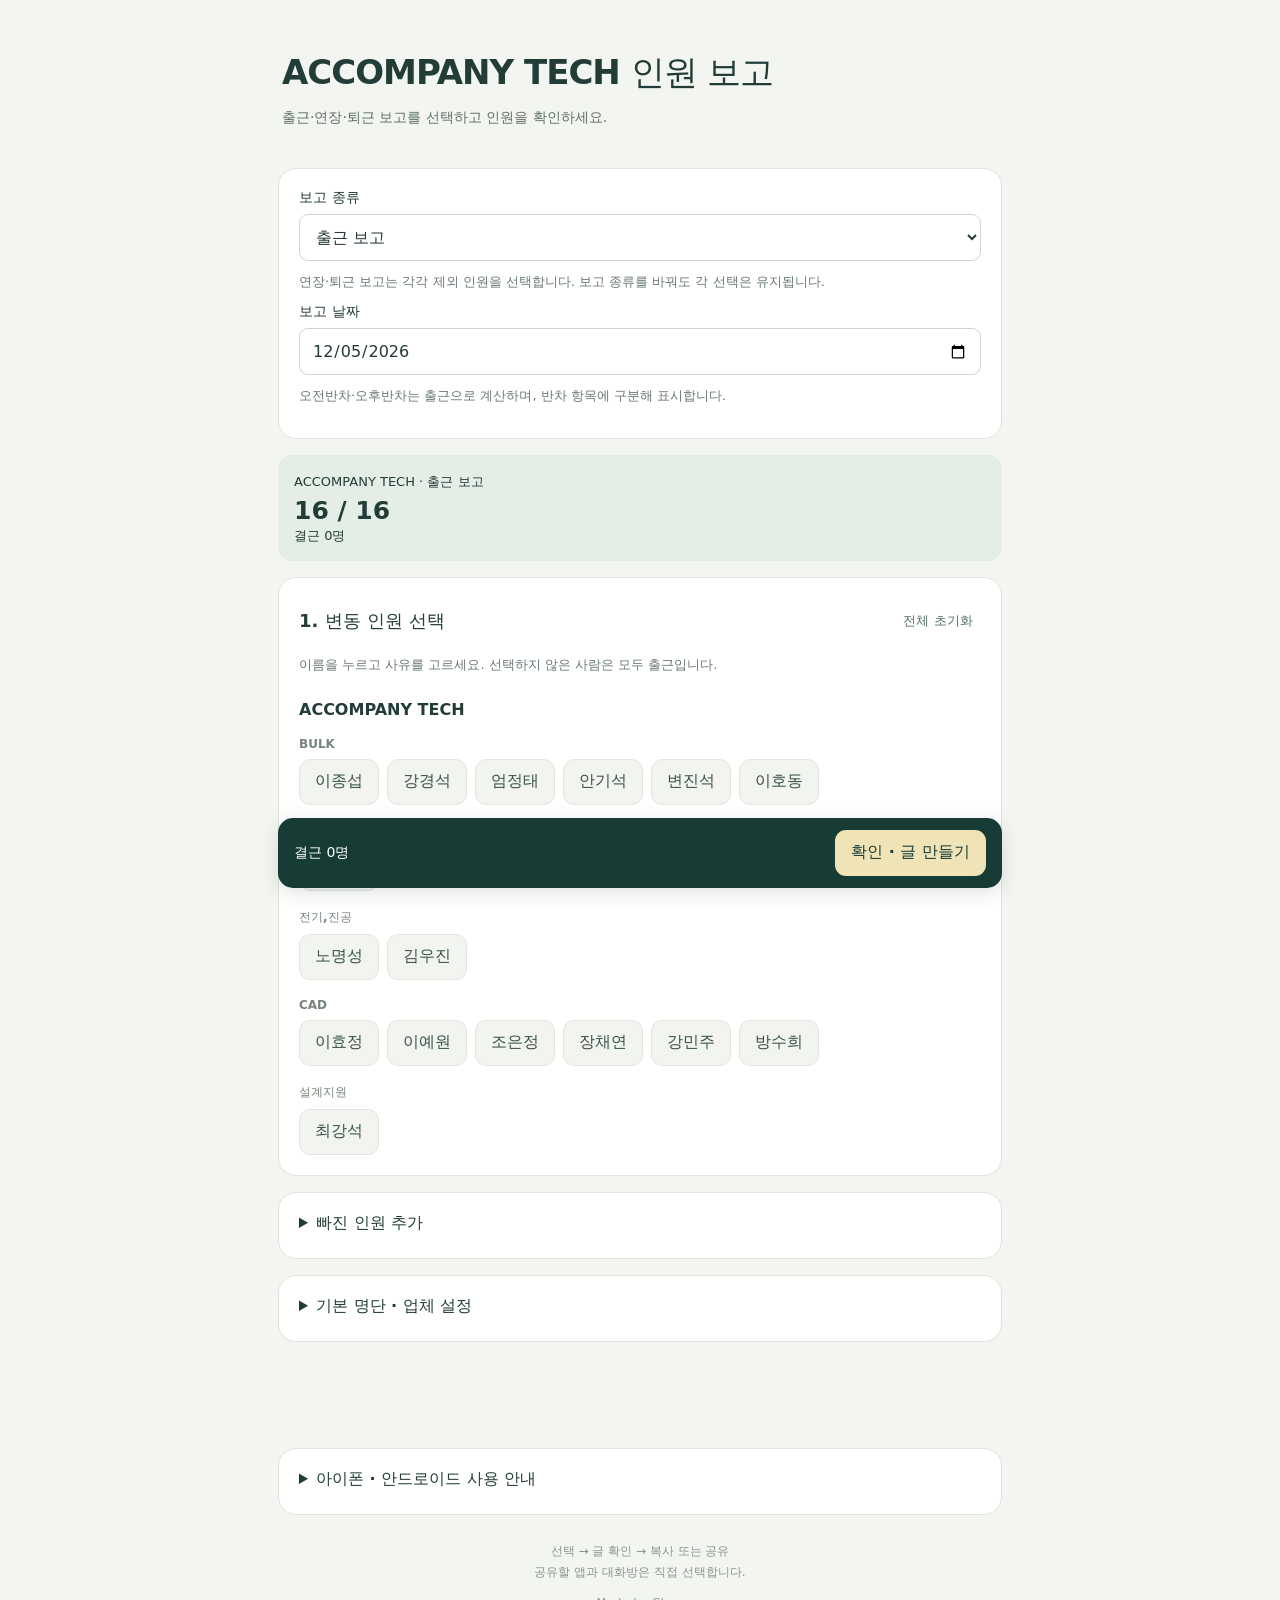
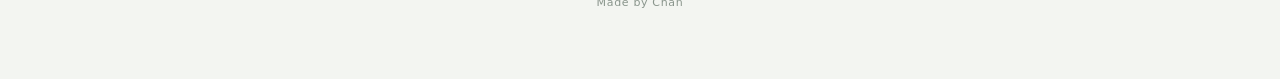
<file: index.html>
<!doctype html>
<html lang="ko"><head><meta charset="utf-8"><meta name="viewport" content="width=device-width,initial-scale=1,viewport-fit=cover"><meta name="color-scheme" content="light"><meta name="theme-color" content="#f3f5f1"><title>ACCOMPANY TECH 인원 보고</title><style>html,body{background:#f3f5f1;color:#223c38;color-scheme:only light}#startup{margin:16px 0;padding:16px;border:1px solid #d6b477;border-radius:12px;background:#fff5df;color:#634711;font:15px/1.7 system-ui,sans-serif}#startup a{display:inline-block;margin-top:8px;color:#194f43;text-decoration:underline}[hidden]{display:none!important}</style><link rel="stylesheet" href="style.css"><link rel="stylesheet" href="extras.css"></head>
<body><main>
<header><h1>ACCOMPANY TECH 인원 보고</h1><p>출근·연장·퇴근 보고를 선택하고 인원을 확인하세요.</p></header>
<aside id="startup" role="status" aria-live="polite"><span id="startup-message">명단을 준비하고 있습니다. 오래 멈춰 있으면 다시 열기를 눌러주세요.</span><br><a id="startup-retry" href="?reload=1">다시 열기</a></aside>
<noscript><p>보고서를 작성하려면 브라우저의 JavaScript 실행을 허용한 뒤 다시 열어주세요.</p></noscript>
<script src="startup.js"></script>
<div id="notice" class="notice" role="status" hidden></div>
<section class="date-card"><label for="report-type">보고 종류</label><select id="report-type"><option value="출근 보고">출근 보고</option><option value="연장 보고">연장 보고</option><option value="퇴근 보고">퇴근 보고</option></select><p class="hint">연장·퇴근 보고는 각각 제외 인원을 선택합니다. 보고 종류를 바꿔도 각 선택은 유지됩니다.</p><label for="date">보고 날짜</label><input id="date" type="date" required><p class="hint">오전반차·오후반차는 출근으로 계산하며, 반차 항목에 구분해 표시합니다.</p></section>
<div id="totals" class="totals" aria-live="polite"></div>
<section><div class="section-head"><h2 id="roster-title">1. 변동 인원 선택</h2><button id="reset" class="text-button">선택 초기화</button></div><p id="roster-help" class="hint">이름을 누르고 사유를 고르세요. 선택하지 않은 사람은 모두 출근입니다.</p><button id="copy-overtime" type="button" class="secondary" hidden>연장 보고 인원 가져오기</button><div id="roster"></div></section>
<details><summary>빠진 인원 추가</summary><form id="add-form"><div class="two"><div><label for="add-org">소속</label><select id="add-org"><option value="partner">ACCOMPANY TECH</option></select></div><div><label for="add-group">파트</label><select id="add-group"></select></div></div><label for="add-name">이름</label><input id="add-name" required maxlength="30" placeholder="이름 입력"><label class="check"><input id="add-new" type="checkbox">오늘 신규 입사자입니다</label><button type="submit" class="secondary">오늘 명단에 추가</button><p class="hint">오늘만 추가됩니다. 이후에도 포함하려면 아래 기본 명단에도 등록하세요.</p></form><div id="extra-list"></div></details>
<details id="settings"><summary>기본 명단 · 업체 설정</summary><p class="hint">파트 : 이름 이름 형식입니다. 변경 후 저장하세요. 퇴사자는 이름을 선택한 뒤 사유를 ‘퇴사’로 바꾸고 ‘퇴사 처리’를 누르면 오늘 보고에는 퇴사자로 남고 다음 보고부터 기본 명단에서 제외됩니다.</p><label for="company">업체명</label><input id="company"><label for="partner">기본 명단</label><textarea id="partner" rows="9"></textarea><p class="hint">2026년 10월 20일 기준: ACCOMPANY TECH 16명입니다.</p><button id="save" class="secondary">기본 설정 저장</button><p class="hint">기본 설정만 이 브라우저에 저장합니다. 매일의 출근 상태, 보고별 제외 인원과 완성 글은 저장하지 않습니다. 페이지를 다시 열면 출근 보고·전원 출근으로 시작합니다.</p></details>
<div class="confirm-bar"><span id="selection-count">결근 0명</span><button id="generate">확인 · 글 만들기</button></div>
<section id="result" hidden><div class="section-head"><h2>2. 완성 글 확인</h2><span class="badge">직접 수정 가능</span></div><p id="stale" class="notice" hidden>명단이나 날짜가 변경되었습니다. ‘확인 · 글 만들기’를 다시 눌러주세요.</p><label for="output" class="hint">수정 내용까지 그대로 복사·공유됩니다.</label><textarea id="output" rows="24"></textarea><div id="share-feedback" class="notice" hidden><p id="share-message" role="status" aria-live="polite"></p><button id="share-copy" type="button" class="secondary">복사해서 카카오톡에 붙여넣기</button><p class="hint">앱에서 공유창을 지원하지 않으면 복사를 이용하세요. 공유 메뉴는 Chrome에서 다시 시도할 수 있습니다.</p></div><div class="actions"><button id="copy">텍스트 복사</button><button id="share" class="kakao">공유하기</button></div><p id="share-help" class="hint">휴대폰 공유 메뉴에서 카카오톡을 선택하세요. 카카오톡이 보이지 않으면 복사 후 붙여넣으세요.</p><div id="status" role="status" aria-live="polite"></div></section>
<details><summary>아이폰 · 안드로이드 사용 안내</summary><p class="hint">이 주소를 아이폰 Safari 또는 안드로이드 Chrome·삼성 인터넷에서 열어 사용하세요. 카카오톡 안에서 열었을 때 복사나 공유가 안 되면 휴대폰 기본 브라우저에서 다시 열어주세요.</p><p class="hint">자주 사용하면 브라우저 메뉴의 홈 화면 추가 기능으로 바로가기를 만들 수 있습니다. 기본 명단은 브라우저별로 저장되므로 같은 브라우저를 계속 사용하세요.</p></details>
<footer>선택 → 글 확인 → 복사 또는 공유<br>공유할 앱과 대화방은 직접 선택합니다.<small>Made by Chan</small></footer>
</main><script src="roster.js"></script><script src="app.js"></script></body></html>
</file>
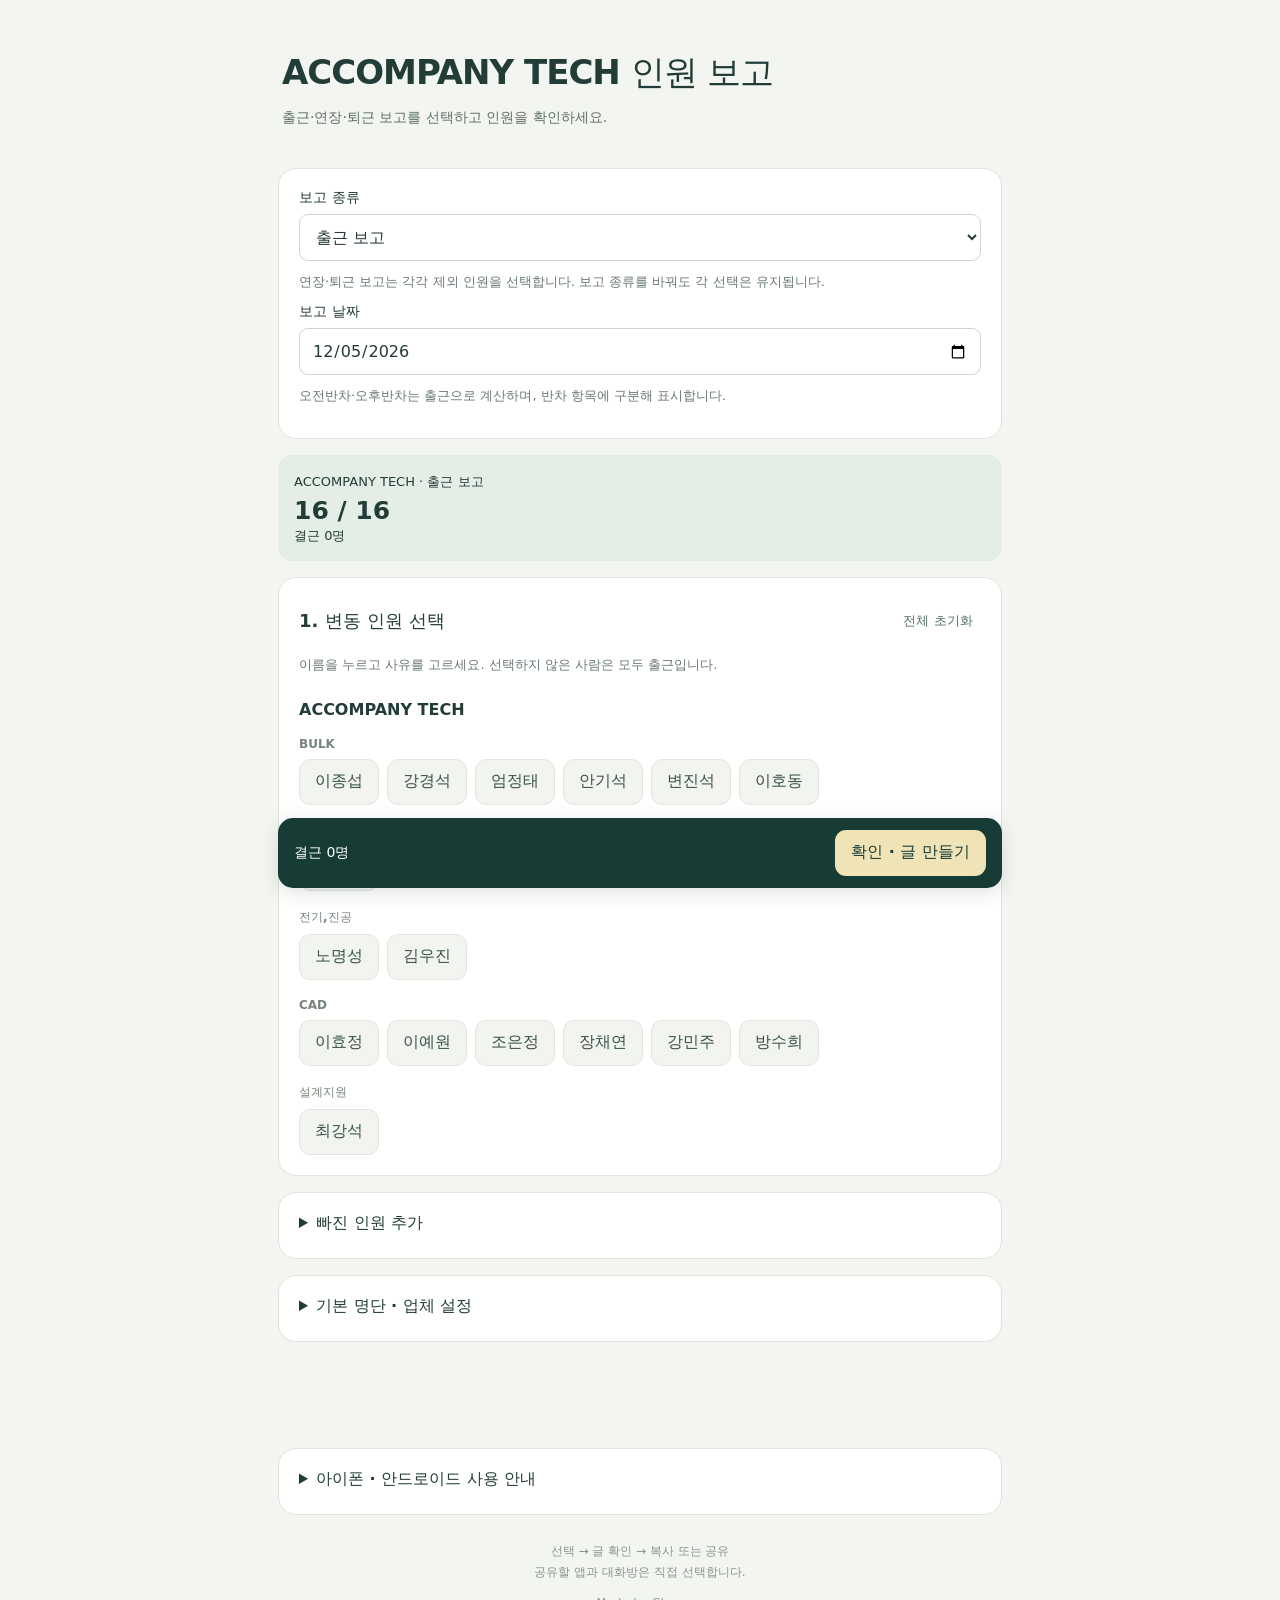
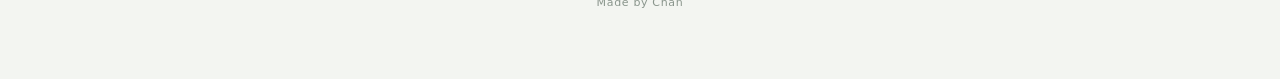
<file: docs/index.html>
<!doctype html>
<html lang="ko"><head><meta charset="utf-8"><meta name="viewport" content="width=device-width,initial-scale=1,viewport-fit=cover"><meta name="color-scheme" content="light"><meta name="theme-color" content="#f3f5f1"><title>ACCOMPANY TECH 인원 보고</title><style>html,body{background:#f3f5f1;color:#223c38;color-scheme:only light}#startup{margin:16px 0;padding:16px;border:1px solid #d6b477;border-radius:12px;background:#fff5df;color:#634711;font:15px/1.7 system-ui,sans-serif}#startup a{display:inline-block;margin-top:8px;color:#194f43;text-decoration:underline}[hidden]{display:none!important}</style><style>:root{font-family:system-ui,-apple-system,'Malgun Gothic',sans-serif;color:#223c38;background:#f3f5f1;font-synthesis:none}*{box-sizing:border-box}body{margin:0}main{max-width:760px;margin:auto;padding:30px 18px 40px}header{padding:10px 4px 14px}.eyebrow{font-size:11px;letter-spacing:2px;color:#58746c;font-weight:700}h1{font-size:clamp(25px,5vw,34px);letter-spacing:-1px;margin:10px 0}p{line-height:1.6;margin:10px 0}header p{color:#5e7069;font-size:14px}section,details{background:white;border:1px solid #dde5dd;border-radius:18px;padding:20px;margin-top:16px}h2{font-size:18px;margin:0}h3{font-size:16px;margin:24px 0 12px}.hint{color:#697970;font-size:13px;line-height:1.7}.date-card label{margin-top:0}.totals{display:grid;grid-template-columns:1fr;gap:12px;margin-top:16px}.total{background:#e5eee6;border-radius:14px;padding:16px}.total strong{display:block;font-size:25px;margin-top:5px}.total span{font-size:13px}.section-head{display:flex;align-items:center;justify-content:space-between;gap:8px}button,input,select,textarea{font:inherit}button{border:0;border-radius:11px;min-height:46px;padding:11px 16px;background:#214f43;color:white;font-weight:650;cursor:pointer}button:disabled{opacity:.4;cursor:default}button:focus-visible,input:focus-visible,textarea:focus-visible,select:focus-visible,summary:focus-visible{outline:3px solid #c08028;outline-offset:3px}button.secondary{background:#e8efe8;color:#254738}.text-button{background:transparent;color:#527268;font-size:13px;padding:8px}.group-label{margin:18px 0 8px;font-size:12px;font-weight:700;color:#778479}.names{display:flex;flex-wrap:wrap;gap:8px}.person{background:#f1f4ef;border:1px solid #e1e7de;color:#385344;padding:9px 15px;min-width:73px}.person[aria-pressed=true]{background:#fff0dd;border-color:#cb954a;color:#805615}.absence{margin-top:10px;border-left:3px solid #d9ad68;padding:8px 12px;background:#fffaf3;border-radius:5px}.absence label{font-size:13px;margin-top:3px}.absence select{margin:6px 0}.absence input{margin-top:6px}label{display:block;margin:16px 0 7px;font-size:14px;font-weight:600}input:not([type=checkbox]),select,textarea{display:block;width:100%;min-width:0;max-width:100%;border:1px solid #cbd7cd;border-radius:9px;background:white;color:#273c30;padding:12px;font-size:16px}textarea{resize:vertical;line-height:1.65;font-size:16px}.check{display:flex;align-items:center;gap:9px;line-height:1.5}.check input{width:20px;height:20px}.two{display:grid;grid-template-columns:1fr 1fr;gap:12px}summary{font-weight:650;cursor:pointer;min-height:25px}.confirm-bar{position:sticky;bottom:max(12px,env(safe-area-inset-bottom));z-index:1;display:flex;align-items:center;justify-content:space-between;gap:10px;background:#173c36;color:white;margin-top:20px;border-radius:15px;padding:12px 16px;box-shadow:0 5px 20px #14281b22}.confirm-bar span{font-size:14px}.confirm-bar button{background:#f0e4b7;color:#173c36}.actions{display:grid;grid-template-columns:1fr 1fr;gap:10px;margin-top:16px}.kakao{background:#fee500;color:#30291b}.notice{padding:13px 16px;background:#fff1d9;color:#755217;border-radius:12px;font-size:13px;line-height:1.7}.badge{font-size:11px;color:#5c7968;white-space:nowrap}#status{font-size:14px;line-height:1.6;color:#215c45;margin-top:12px}footer{text-align:center;color:#89958c;font-size:12px;line-height:1.8;padding:26px 0}#extra-list button{margin-left:8px;background:transparent;color:#8e493c;font-size:13px}#extra-list p{font-size:13px}#result{scroll-margin-top:12px}#output{min-height:420px}[hidden]{display:none!important}@media(max-width:390px){main{padding:20px 12px 30px}section,details{padding:16px}.person{min-width:67px;padding:9px 12px}.confirm-bar{padding:10px}.confirm-bar span{font-size:12px}}
</style><style>footer small {
  display: block;
  margin-top: 9px;
  font-size: 11px;
  letter-spacing: .06em;
}

.danger {
  background: #9c3f32;
}

.person.retired {
  background: #f2e9e7;
  border-color: #d8b8b2;
  color: #7d4138;
}

.absence button {
  width: 100%;
  margin-top: 10px;
}
</style></head>
<body><main>
<header><h1>ACCOMPANY TECH 인원 보고</h1><p>출근·연장·퇴근 보고를 선택하고 인원을 확인하세요.</p></header>
<aside id="startup" role="status" aria-live="polite"><span id="startup-message">명단을 준비하고 있습니다. 오래 멈춰 있으면 다시 열기를 눌러주세요.</span><br><a id="startup-retry" href="?reload=1">다시 열기</a></aside>
<noscript><p>보고서를 작성하려면 브라우저의 JavaScript 실행을 허용한 뒤 다시 열어주세요.</p></noscript>
<script>// This guard intentionally uses basic syntax so it can report application parse errors.
(function () {
  var panel = document.getElementById('startup');
  var message = document.getElementById('startup-message');
  var retry = document.getElementById('startup-retry');
  var initialized = false;
  var deadline;
  function retryURL() {
    var url = new URL(window.location.href);
    url.searchParams.set('reload', String(Date.now()));
    retry.href = url.href;
  }
  function failed(code) {
    clearTimeout(deadline);
    panel.hidden = false;
    document.documentElement.setAttribute('data-app-state', 'failed');
    message.textContent = '화면을 준비하는 중 문제가 생겼습니다. 다시 열기로 재시도해 주세요. 저장한 기본 명단은 유지됩니다. (' + code + ')';
    retryURL();
  }
  window.AttendanceStartup = {
    ready: function () {
      initialized = true;
      clearTimeout(deadline);
      panel.hidden = true;
      document.documentElement.setAttribute('data-app-state', 'ready');
    },
    failed: failed
  };
  retry.onclick = function (event) {
    if (initialized && !window.confirm('페이지를 다시 열면 오늘 선택과 작성 중인 글은 초기화됩니다. 다시 열까요?')) {
      event.preventDefault();
      return;
    }
    retryURL();
  };
  window.addEventListener('error', function (event) {
    var target = event.target;
    var resource = target && (target.src || target.href) || '';
    var appFile = /\/(app|roster)\.js(?:\?|$)/.test(resource || event.filename || '');
    var inlineApp = event.filename && event.filename.split('#')[0] === window.location.href.split('#')[0];
    if (appFile || (!initialized && inlineApp)) failed('실행 오류');
  }, true);
  window.addEventListener('pageshow', function (event) {
    if (event.persisted && !initialized) failed('복원 중단');
  });
  deadline = setTimeout(function () { if (!initialized) failed('시작 지연'); }, 8000);
  document.documentElement.setAttribute('data-app-state', 'starting');
  retryURL();
})();
</script>
<div id="notice" class="notice" role="status" hidden></div>
<section class="date-card"><label for="report-type">보고 종류</label><select id="report-type"><option value="출근 보고">출근 보고</option><option value="연장 보고">연장 보고</option><option value="퇴근 보고">퇴근 보고</option></select><p class="hint">연장·퇴근 보고는 각각 제외 인원을 선택합니다. 보고 종류를 바꿔도 각 선택은 유지됩니다.</p><label for="date">보고 날짜</label><input id="date" type="date" required><p class="hint">오전반차·오후반차는 출근으로 계산하며, 반차 항목에 구분해 표시합니다.</p></section>
<div id="totals" class="totals" aria-live="polite"></div>
<section><div class="section-head"><h2 id="roster-title">1. 변동 인원 선택</h2><button id="reset" class="text-button">선택 초기화</button></div><p id="roster-help" class="hint">이름을 누르고 사유를 고르세요. 선택하지 않은 사람은 모두 출근입니다.</p><button id="copy-overtime" type="button" class="secondary" hidden>연장 보고 인원 가져오기</button><div id="roster"></div></section>
<details><summary>빠진 인원 추가</summary><form id="add-form"><div class="two"><div><label for="add-org">소속</label><select id="add-org"><option value="partner">ACCOMPANY TECH</option></select></div><div><label for="add-group">파트</label><select id="add-group"></select></div></div><label for="add-name">이름</label><input id="add-name" required maxlength="30" placeholder="이름 입력"><label class="check"><input id="add-new" type="checkbox">오늘 신규 입사자입니다</label><button type="submit" class="secondary">오늘 명단에 추가</button><p class="hint">오늘만 추가됩니다. 이후에도 포함하려면 아래 기본 명단에도 등록하세요.</p></form><div id="extra-list"></div></details>
<details id="settings"><summary>기본 명단 · 업체 설정</summary><p class="hint">파트 : 이름 이름 형식입니다. 변경 후 저장하세요. 퇴사자는 이름을 선택한 뒤 사유를 ‘퇴사’로 바꾸고 ‘퇴사 처리’를 누르면 오늘 보고에는 퇴사자로 남고 다음 보고부터 기본 명단에서 제외됩니다.</p><label for="company">업체명</label><input id="company"><label for="partner">기본 명단</label><textarea id="partner" rows="9"></textarea><p class="hint">2026년 10월 20일 기준: ACCOMPANY TECH 16명입니다.</p><button id="save" class="secondary">기본 설정 저장</button><p class="hint">기본 설정만 이 브라우저에 저장합니다. 매일의 출근 상태, 보고별 제외 인원과 완성 글은 저장하지 않습니다. 페이지를 다시 열면 출근 보고·전원 출근으로 시작합니다.</p></details>
<div class="confirm-bar"><span id="selection-count">결근 0명</span><button id="generate">확인 · 글 만들기</button></div>
<section id="result" hidden><div class="section-head"><h2>2. 완성 글 확인</h2><span class="badge">직접 수정 가능</span></div><p id="stale" class="notice" hidden>명단이나 날짜가 변경되었습니다. ‘확인 · 글 만들기’를 다시 눌러주세요.</p><label for="output" class="hint">수정 내용까지 그대로 복사·공유됩니다.</label><textarea id="output" rows="24"></textarea><div id="share-feedback" class="notice" hidden><p id="share-message" role="status" aria-live="polite"></p><button id="share-copy" type="button" class="secondary">복사해서 카카오톡에 붙여넣기</button><p class="hint">앱에서 공유창을 지원하지 않으면 복사를 이용하세요. 공유 메뉴는 Chrome에서 다시 시도할 수 있습니다.</p></div><div class="actions"><button id="copy">텍스트 복사</button><button id="share" class="kakao">공유하기</button></div><p id="share-help" class="hint">휴대폰 공유 메뉴에서 카카오톡을 선택하세요. 카카오톡이 보이지 않으면 복사 후 붙여넣으세요.</p><div id="status" role="status" aria-live="polite"></div></section>
<details><summary>아이폰 · 안드로이드 사용 안내</summary><p class="hint">이 주소를 아이폰 Safari 또는 안드로이드 Chrome·삼성 인터넷에서 열어 사용하세요. 카카오톡 안에서 열었을 때 복사나 공유가 안 되면 휴대폰 기본 브라우저에서 다시 열어주세요.</p><p class="hint">자주 사용하면 브라우저 메뉴의 홈 화면 추가 기능으로 바로가기를 만들 수 있습니다. 기본 명단은 브라우저별로 저장되므로 같은 브라우저를 계속 사용하세요.</p></details>
<footer>선택 → 글 확인 → 복사 또는 공유<br>공유할 앱과 대화방은 직접 선택합니다.<small>Made by Chan</small></footer>
</main><script>(function(root){
'use strict';
const defaults={company:'ACCOMPANY TECH',
partner:`BULK : 이종섭 강경석 엄정태 안기석 변진석 이호동
UPW : 오세익
전기,진공 : 노명성 김우진
S-GAS :
CHEMICAL :
CAD : 이효정 이예원 조은정 장채연 강민주 방수희
설계지원 : 최강석`};
function parseRoster(text,org){
 const people=[],groups=[],seen=new Set();
 text.split(/\r?\n/).forEach((line,i)=>{
  if(!line.trim())return;
  const m=line.match(/^\s*([^:：]+)[:：]\s*(.*?)\s*$/);
  if(!m)throw new Error('명단 '+(i+1)+'행: 파트 : 이름 이름 형식으로 입력하세요.');
  const group=m[1].trim();
  if(groups.includes(group))throw new Error(group+' 파트가 중복되었습니다. 한 줄로 합쳐주세요.');
  groups.push(group);
  for(const name of m[2].split(/[\s,、]+/).filter(Boolean)){
   if(/[\d/()（）]/.test(name))throw new Error(group+': 숫자 대신 이름만 입력하세요. 동명이인은 이름 뒤에 구분 문자를 붙여주세요.');
   if(seen.has(name))throw new Error(name+' 이름이 중복되었습니다. 동명이인은 이름 뒤에 구분 문자를 붙여주세요.');
   seen.add(name);people.push({id:JSON.stringify([org,group,name]),org,group,name});
  }
 });
 if(!groups.length)throw new Error('최소 한 개 파트를 입력하세요.');
 return {people,groups};
}
function updateRoster(text,person,remove){
 const parsed=parseRoster(text,person.org),groups=[...parsed.groups];
 if(!groups.includes(person.group))groups.push(person.group);
 return groups.map(group=>{
  const names=parsed.people.filter(p=>p.group===group&&(!remove||p.id!==person.id)).map(p=>p.name);
  if(!remove&&group===person.group&&!names.includes(person.name))names.push(person.name);
  return group+' : '+names.join(' ');
 }).join('\n');
}
const removePerson=(text,person)=>updateRoster(text,person,true);
const addPerson=(text,person)=>updateRoster(text,person,false);
const halfDay=status=>['반차','오전반차','오후반차'].includes(status);
const attended=status=>status==='출근'||halfDay(status);
function summarize(people,states,org,excluded=[]){
 const all=people.filter(p=>p.org===org),active=all.filter(p=>(states[p.id]?.status||'출근')!=='퇴사');
 const attending=active.filter(p=>attended(states[p.id]?.status||'출근'));
 const present=attending.filter(p=>!excluded.includes(p.id));
 return {total:active.length,present:present.length,absent:active.length-attending.length,excluded:attending.length-present.length,newCount:active.filter(p=>p.isNew).length,quit:all.filter(p=>states[p.id]?.status==='퇴사').length};
}
function generate(people,states,settings,groupMap){
 if(!/^\d{4}-\d{2}-\d{2}$/.test(settings.date||''))throw new Error('보고 날짜를 선택하세요.');
 const day=new Date(settings.date+'T12:00:00');
 if(Number.isNaN(day.getTime())||day.getFullYear()!==+settings.date.slice(0,4)||day.getMonth()+1!==+settings.date.slice(5,7)||day.getDate()!==+settings.date.slice(8,10))throw new Error('올바른 보고 날짜를 선택하세요.');
 const status=p=>states[p.id]?.status||'출근';
 const reportType=settings.reportType||'출근 보고';
 if(!['출근 보고','연장 보고','퇴근 보고'].includes(reportType))throw new Error('보고 종류를 선택하세요.');
 const excluded=reportType==='출근 보고'?[]:(settings.excluded||[]);
 for(const p of people)if(!['출근','반차','오전반차','오후반차','연차','공가','결근','퇴사'].includes(status(p)))throw new Error(p.name+'의 출근 상태를 확인하세요.');
 const org='partner',s=summarize(people,states,org,excluded),all=people.filter(p=>p.org===org);
 const lines=[settings.date.slice(2,4)+'년 '+settings.date.slice(5,7)+'월 '+settings.date.slice(8,10)+'일',reportType,'외주 ('+settings.company+')','',`총원 : ${s.present}/${s.total}`];
 for(const group of [...new Set([...(groupMap[org]||[]),...all.map(p=>p.group)])]){
   const members=all.filter(p=>p.group===group&&status(p)!=='퇴사'),present=members.filter(p=>attended(status(p))&&!excluded.includes(p.id));
   lines.push(group+' : '+present.length+'/'+members.length+(present.length?' ('+present.map(p=>p.name).join(' ')+')':''));
  }
  lines.push('');
  for(const key of ['연차','공가','퇴사','반차','신규','결근']){
   const members=all.filter(p=>key==='신규'?p.isNew&&status(p)!=='퇴사':key==='반차'?halfDay(status(p)):status(p)===key);if(key==='결근'&&!members.length)continue;
   lines.push(key+' : '+members.length+(members.length?' ('+members.map(p=>p.name+(key==='반차'&&status(p)!=='반차'?' - '+status(p):'')+(key==='결근'&&states[p.id]?.reason?' - '+states[p.id].reason.replace(/[\r\n]+/g,' '):'')).join(' ')+')':''));
  }
 return lines.join('\n');
}
const api={defaults,parseRoster,removePerson,addPerson,summarize,generate};if(typeof module!=='undefined')module.exports=api;else root.Roster=api;
})(typeof window!=='undefined'?window:globalThis);
</script><script>(function(){
'use strict';
const $=id=>document.getElementById(id);
const storageKey='accompany-attendance-settings-v1';
let config={...Roster.defaults},base,states={},extras=[],stale=true,settingsDirty=false;
let exclusions={'연장 보고':[],'퇴근 보고':[]};
const reportType=()=>$('report-type').value;
const isAttendance=()=>reportType()==='출근 보고';
const excluded=()=>isAttendance()?[]:exclusions[reportType()];
const hasSelections=()=>Object.keys(states).length||extras.length||Object.values(exclusions).some(ids=>ids.length);
function clearSelections(){states={};extras=[];exclusions={'연장 보고':[],'퇴근 보고':[]};}
let sharePending=false,shareFeedbackVersion=0;
function notice(text){$('notice').textContent=text;$('notice').hidden=!text;}
function readBase(candidate){return {partner:Roster.parseRoster(candidate.partner,'partner')};}
try{
 const saved=JSON.parse(localStorage.getItem(storageKey)||'null');
 if(saved){for(const key of Object.keys(config)){if(typeof saved[key]!=='string')throw new Error('invalid');}readBase(saved);config=Object.fromEntries(Object.keys(config).map(k=>[k,saved[k]]));}
}catch(e){notice('저장된 설정을 읽지 못해 기본 명단을 불러왔습니다. 기본 설정을 확인해 주세요.');}
base=readBase(config);
for(const key of Object.keys(config))$(key).value=config[key];
const localDate=()=>{const d=new Date();return `${d.getFullYear()}-${String(d.getMonth()+1).padStart(2,'0')}-${String(d.getDate()).padStart(2,'0')}`;};
$('date').value=localDate();let previousDate=$('date').value;
const people=()=>[...base.partner.people,...extras];
const element=(tag,cls,text)=>{const el=document.createElement(tag);if(cls)el.className=cls;if(text!==undefined)el.textContent=text;return el;};
function invalidate(){stale=true;shareFeedbackVersion++;$('stale').hidden=$('result').hidden;$('copy').disabled=true;$('share').disabled=true;$('share-feedback').hidden=true;$('status').textContent='';}
function saveConfig(message){
 try{localStorage.setItem(storageKey,JSON.stringify(config));notice(message);return true;}
 catch(e){notice('현재 화면에는 반영했지만 브라우저에 저장하지 못했습니다. 페이지를 닫기 전에 기본 명단을 확인해 주세요.');return false;}
}
function retire(person){
 if(!confirm(person.name+' 님을 기본 명단에서 제거할까요? 오늘 보고에는 퇴사자로 표시됩니다.'))return;
 const key='partner';
 config[key]=Roster.removePerson(config[key],person);$(key).value=config[key];
 base=readBase(config);if(!extras.some(p=>p.id===person.id))extras.push({...person,retired:true});
 states[person.id]={status:'퇴사',reason:''};settingsDirty=false;saveConfig(person.name+' 님을 퇴사 처리했습니다. 오늘 보고 확인 후 복사하세요.');invalidate();render();updateGroups();
}
function undoRetire(person){
 const key='partner';
 config[key]=Roster.addPerson(config[key],person);$(key).value=config[key];
 base=readBase(config);extras=extras.filter(p=>p.id!==person.id);delete states[person.id];settingsDirty=false;saveConfig(person.name+' 님의 퇴사 처리를 취소했습니다.');invalidate();render();updateGroups();
}
function render(){
 $('roster').replaceChildren();$('totals').replaceChildren();let absent=0,quit=0,omitted=0;
 $('reset').textContent=isAttendance()?'전체 초기화':'제외 초기화';
 $('roster-title').textContent=isAttendance()?'1. 변동 인원 선택':'1. '+reportType().replace(' 보고','')+' 제외 인원';
 $('roster-help').textContent=isAttendance()?'이름을 누르고 사유를 고르세요. 선택하지 않은 사람은 모두 출근입니다.':reportType()+'에 포함하지 않을 사람을 누르세요. 다시 누르면 포함됩니다. 연차·공가·반차·퇴사는 출근 보고에서 설정하며 모든 보고에 반영됩니다.';
 $('copy-overtime').hidden=reportType()!=='퇴근 보고';
 for(const org of ['partner']){
  const title=config.company,s=Roster.summarize(people(),states,org,excluded());absent+=s.absent;quit+=s.quit;omitted+=s.excluded;
  const card=element('div','total');card.append(element('span','',title+' · '+reportType()),element('strong','',`${s.present} / ${s.total}`),element('span','',`결근 ${s.absent}명`+(isAttendance()?'':` · 보고 제외 ${s.excluded}명`)));$('totals').append(card);$('roster').append(element('h3','',title));
  for(const group of [...new Set([...base[org].groups,...extras.filter(p=>p.org===org).map(p=>p.group)])]){
   const members=people().filter(p=>p.org===org&&p.group===group);if(!members.length)continue;
   $('roster').append(element('div','group-label',group));const names=element('div','names'),reasons=element('div');
   for(const person of members){
    const personStatus=states[person.id]?.status||'출근',omittedPerson=excluded().includes(person.id);
    const selected=!!states[person.id]||omittedPerson,button=element('button','person'+(person.retired?' retired':''),person.name);button.type='button';button.setAttribute('aria-pressed',String(selected));button.setAttribute('aria-label',`${title} ${group} ${person.name}, ${omittedPerson?reportType()+' 제외':personStatus}`);
    if(!isAttendance()&&!['출근','반차','오전반차','오후반차'].includes(personStatus))button.disabled=true;
    button.onclick=()=>{
     if(person.retired)return;
     if(!isAttendance())exclusions[reportType()]=omittedPerson?excluded().filter(id=>id!==person.id):[...excluded(),person.id];
     else if(states[person.id])delete states[person.id];else states[person.id]={status:'연차',reason:''};
     invalidate();render();
    };names.append(button);
    if(selected&&!isAttendance())reasons.append(element('p','hint',person.name+' · '+(omittedPerson?reportType()+' 제외'+(personStatus==='출근'?'':' · '+personStatus):personStatus)));
    if(selected&&isAttendance()){
     const box=element('div','absence'),label=element('label','',person.name+' · 사유'),select=element('select');
     select.setAttribute('aria-label',person.name+' 사유');for(const status of ['연차','공가','오전반차','오후반차','결근','퇴사']){const opt=element('option','',status==='결근'?'기타 결근':status);opt.value=status;select.append(opt);}select.value=states[person.id].status;
     select.disabled=!!person.retired;select.onchange=()=>{states[person.id].status=select.value;invalidate();render();};label.append(select);box.append(label);
     if(states[person.id].status==='결근'){const input=element('input');input.placeholder='사유 입력 (선택)';input.maxLength=60;input.value=states[person.id].reason;input.setAttribute('aria-label',person.name+' 기타 결근 사유');input.oninput=()=>{states[person.id].reason=input.value;invalidate();};box.append(input);}
     if(states[person.id].status==='퇴사'){
      const action=element('button',person.retired?'secondary':'danger',person.retired?'퇴사 처리 취소':'퇴사 처리 · 기본 명단에서 제거');action.type='button';action.onclick=()=>person.retired?undoRetire(person):retire(person);box.append(action);
     }
     reasons.append(box);
    }
   }
   $('roster').append(names,reasons);
  }
 }
 $('selection-count').textContent=isAttendance()?`결근 ${absent}명`+(quit?` · 퇴사 ${quit}명`:''):`${reportType()} · 제외 ${omitted}명`;
 $('extra-list').replaceChildren();for(const p of extras){const row=element('p','',`${p.name} · ${p.group}${p.isNew?' · 신규':''}`),remove=element('button','','삭제');remove.onclick=()=>{extras=extras.filter(x=>x.id!==p.id);delete states[p.id];for(const type of Object.keys(exclusions))exclusions[type]=exclusions[type].filter(id=>id!==p.id);invalidate();render();};row.append(remove);$('extra-list').append(row);}
}
$('report-type').onchange=()=>{invalidate();render();notice('');};
$('copy-overtime').onclick=()=>{
 if(exclusions['퇴근 보고'].length&&!confirm('퇴근 보고의 제외 인원을 연장 보고와 같게 바꿀까요?'))return;
 exclusions['퇴근 보고']=[...exclusions['연장 보고']];invalidate();render();notice('연장 보고 인원을 퇴근 보고에 적용했습니다. 확인 후 글을 만들어 주세요.');
};
function updateGroups(){const org=$('add-org').value;$('add-group').replaceChildren();for(const group of base[org].groups){const option=element('option','',group);option.value=group;$('add-group').append(option);}}
$('add-org').onchange=updateGroups;
$('add-form').onsubmit=e=>{
 e.preventDefault();const name=$('add-name').value.trim(),org=$('add-org').value,group=$('add-group').value;
 if(!name||/[\s,\d/()（）:：]/.test(name)){notice('이름 한 명만 입력하세요. 공백이나 숫자, 구분 기호는 사용할 수 없습니다.');return;}
 if(people().some(p=>p.org===org&&p.name===name)){notice('같은 소속에 이미 있는 이름입니다. 동명이인은 이름 뒤에 구분 문자를 붙여주세요.');return;}
 extras.push({id:JSON.stringify([org,group,name]),org,group,name,isNew:$('add-new').checked});$('add-name').value='';$('add-new').checked=false;notice('');invalidate();render();
};
for(const key of Object.keys(config))$(key).oninput=()=>{settingsDirty=true;invalidate();};
$('save').onclick=()=>{
 const candidate=Object.fromEntries(Object.keys(config).map(key=>[key,$(key).value.trim()]));
 try{if(!candidate.company)throw new Error('업체명을 입력하세요.');const parsed=readBase(candidate);
  if(hasSelections()&&!confirm('기본 명단을 저장하면 모든 보고의 오늘 선택과 추가 인원이 초기화됩니다. 저장할까요?'))return;
  config=candidate;base=parsed;clearSelections();settingsDirty=false;invalidate();render();updateGroups();
  saveConfig('기본 설정을 저장했습니다. 오늘 결근 인원을 선택해 주세요.');
 }catch(e){notice(e.message);}
};
$('date').onchange=()=>{
 if((hasSelections()||!$('result').hidden)&&!confirm('날짜를 변경하면 모든 보고의 선택 인원과 완성 글이 초기화됩니다. 변경할까요?')){$('date').value=previousDate;return;}
 previousDate=$('date').value;clearSelections();$('result').hidden=true;$('output').value='';invalidate();render();
};
$('reset').onclick=()=>{
 if(isAttendance()){
  if(hasSelections()&&!confirm('출근 상태, 연장·퇴근 보고의 제외 인원과 오늘 추가 인원을 모두 초기화할까요?'))return;
  clearSelections();
 }else{
  if(excluded().length&&!confirm(reportType()+'의 제외 인원을 초기화할까요?'))return;
  exclusions[reportType()]=[];
 }
 invalidate();render();
};
$('generate').onclick=()=>{
 if(settingsDirty){notice('수정한 기본 설정을 먼저 저장해 주세요.');$('settings').open=true;$('settings').scrollIntoView({behavior:'smooth'});return;}
 if(!$('result').hidden&&!stale&&$('output').value&&!confirm('완성 글을 새로 만들까요? 직접 수정한 내용은 덮어씁니다.'))return;
 try{$('output').value=Roster.generate(people(),states,{...config,date:$('date').value,reportType:reportType(),excluded:excluded()},{partner:base.partner.groups});stale=false;$('result').hidden=false;$('stale').hidden=true;$('copy').disabled=false;$('share').disabled=false;$('status').textContent='';notice('');$('result').scrollIntoView({behavior:'smooth'});}catch(e){notice(e.message);}
};
function ready(){if(stale){$('status').textContent='확인 · 글 만들기를 먼저 눌러주세요.';return false;}if(!$('output').value.trim()){$('status').textContent='복사·공유할 글이 없습니다.';return false;}return true;}
function selectText(){$('output').focus();$('output').select();$('output').setSelectionRange(0,$('output').value.length);}
const selectButton=element('button','secondary','글 전체 선택');selectButton.type='button';selectButton.id='select-text';selectButton.hidden=true;
$('status').before(selectButton);
selectButton.onclick=()=>{if(!ready())return;selectText();$('status').textContent='글을 선택했습니다. 선택한 글을 길게 눌러 복사하세요. PC에서는 Ctrl+C를 누르세요.';};
async function copyReport(){
 if(!ready())return;
 try{if(!navigator.clipboard?.writeText)throw new Error('unsupported');await navigator.clipboard.writeText($('output').value);$('status').textContent='복사했습니다. 카카오톡 대화방에 붙여넣으세요.';}
 catch(e){selectText();let copied=false;try{copied=document.execCommand('copy');}catch(e){}selectButton.hidden=copied;$('status').textContent=copied?'복사했습니다. 카카오톡 대화방에 붙여넣으세요.':'자동 복사를 사용할 수 없습니다. 글 전체 선택 버튼을 누르고 글을 길게 눌러 복사하세요. 카카오톡 안에서 열었다면 기본 브라우저에서 다시 열어보세요.';}
}
$('copy').onclick=copyReport;
$('share-copy').onclick=async()=>{
 if(!ready())return;
 shareFeedback('글을 복사하고 있습니다. 복사 안내를 확인한 뒤 카카오톡 대화방에 붙여넣으세요.');
 await copyReport();
 shareFeedback($('status').textContent);
};
function shareFeedback(message){
 shareFeedbackVersion++;
 $('share-feedback').hidden=false;$('share-message').textContent=message;
}
$('share').onclick=async()=>{
 if(!ready())return;
 if(sharePending){shareFeedback('이전 공유 요청의 응답을 기다리고 있습니다. 공유창이 보이지 않으면 아래 버튼으로 글을 복사해 카카오톡에 붙여넣으세요.');return;}
 if(typeof navigator.share!=='function'){
  shareFeedback('이 앱에서는 텍스트 공유창을 열 수 없습니다. 아래 버튼으로 글을 복사한 뒤 카카오톡 대화방에 붙여넣으세요.');
  $('share-feedback').scrollIntoView({block:'nearest'});
  return;
 }
 shareFeedback('휴대폰 공유 메뉴를 요청했습니다. 공유창이 보이지 않으면 아래 복사 버튼을 이용하세요.');
 const version=shareFeedbackVersion;
 const current=()=>version===shareFeedbackVersion&&!stale;
 sharePending=true;
 const timeout=setTimeout(()=>{
  if(current())$('share-message').textContent='공유 응답을 기다리고 있습니다. 공유창이 열려 있으면 앱을 선택하세요. 아무 창도 보이지 않으면 아래 버튼으로 글을 복사하세요.';
 },4000);
 try{
  // Call from the tap handler, before any await. A text-only request does not
  // need a canShare preflight; the actual share result determines support.
  const request=navigator.share({text:$('output').value});
  $('share-feedback').scrollIntoView({block:'nearest'});
  await request;
  if(current())$('share-message').textContent='공유 요청이 완료되었습니다. 실제 전송 여부는 선택한 앱에서 확인하세요.';
 }catch(e){
  if(current())$('share-message').textContent=e?.name==='AbortError'?'공유가 취소되었거나 공유할 앱을 찾지 못했습니다. 필요하면 아래 복사 버튼을 이용하세요.':'이 앱에서 공유창을 열지 못했습니다. 아래 버튼으로 글을 복사해 카카오톡에 붙여넣거나 Chrome에서 이 페이지를 열어주세요.';
 }finally{clearTimeout(timeout);sharePending=false;}
};
if(!navigator.share)$('share-help').textContent='현재 환경은 공유 메뉴를 지원하지 않습니다. 복사를 이용하세요. 휴대폰 공유 기능은 지원 브라우저의 HTTPS 주소에서 사용할 수 있습니다.';
render();updateGroups();invalidate();
// Safari may restore an already initialized page. Repair only missing generated
// elements; never reset the date, selections, edited output or stored settings.
function resumePage(){
 if(document.visibilityState==='hidden')return;
 try{
  if(!$('totals').childElementCount||(!$('roster').childElementCount&&people().length))render();
 }catch(e){if(window.AttendanceStartup)window.AttendanceStartup.failed('복원 오류');}
}
window.addEventListener('pageshow',resumePage);
document.addEventListener('visibilitychange',resumePage);
if(window.AttendanceStartup)window.AttendanceStartup.ready();
})();
</script></body></html>
</file>
<file: style.css>
:root{font-family:system-ui,-apple-system,'Malgun Gothic',sans-serif;color:#223c38;background:#f3f5f1;font-synthesis:none}*{box-sizing:border-box}body{margin:0}main{max-width:760px;margin:auto;padding:30px 18px 40px}header{padding:10px 4px 14px}.eyebrow{font-size:11px;letter-spacing:2px;color:#58746c;font-weight:700}h1{font-size:clamp(25px,5vw,34px);letter-spacing:-1px;margin:10px 0}p{line-height:1.6;margin:10px 0}header p{color:#5e7069;font-size:14px}section,details{background:white;border:1px solid #dde5dd;border-radius:18px;padding:20px;margin-top:16px}h2{font-size:18px;margin:0}h3{font-size:16px;margin:24px 0 12px}.hint{color:#697970;font-size:13px;line-height:1.7}.date-card label{margin-top:0}.totals{display:grid;grid-template-columns:1fr;gap:12px;margin-top:16px}.total{background:#e5eee6;border-radius:14px;padding:16px}.total strong{display:block;font-size:25px;margin-top:5px}.total span{font-size:13px}.section-head{display:flex;align-items:center;justify-content:space-between;gap:8px}button,input,select,textarea{font:inherit}button{border:0;border-radius:11px;min-height:46px;padding:11px 16px;background:#214f43;color:white;font-weight:650;cursor:pointer}button:disabled{opacity:.4;cursor:default}button:focus-visible,input:focus-visible,textarea:focus-visible,select:focus-visible,summary:focus-visible{outline:3px solid #c08028;outline-offset:3px}button.secondary{background:#e8efe8;color:#254738}.text-button{background:transparent;color:#527268;font-size:13px;padding:8px}.group-label{margin:18px 0 8px;font-size:12px;font-weight:700;color:#778479}.names{display:flex;flex-wrap:wrap;gap:8px}.person{background:#f1f4ef;border:1px solid #e1e7de;color:#385344;padding:9px 15px;min-width:73px}.person[aria-pressed=true]{background:#fff0dd;border-color:#cb954a;color:#805615}.absence{margin-top:10px;border-left:3px solid #d9ad68;padding:8px 12px;background:#fffaf3;border-radius:5px}.absence label{font-size:13px;margin-top:3px}.absence select{margin:6px 0}.absence input{margin-top:6px}label{display:block;margin:16px 0 7px;font-size:14px;font-weight:600}input:not([type=checkbox]),select,textarea{display:block;width:100%;min-width:0;max-width:100%;border:1px solid #cbd7cd;border-radius:9px;background:white;color:#273c30;padding:12px;font-size:16px}textarea{resize:vertical;line-height:1.65;font-size:16px}.check{display:flex;align-items:center;gap:9px;line-height:1.5}.check input{width:20px;height:20px}.two{display:grid;grid-template-columns:1fr 1fr;gap:12px}summary{font-weight:650;cursor:pointer;min-height:25px}.confirm-bar{position:sticky;bottom:max(12px,env(safe-area-inset-bottom));z-index:1;display:flex;align-items:center;justify-content:space-between;gap:10px;background:#173c36;color:white;margin-top:20px;border-radius:15px;padding:12px 16px;box-shadow:0 5px 20px #14281b22}.confirm-bar span{font-size:14px}.confirm-bar button{background:#f0e4b7;color:#173c36}.actions{display:grid;grid-template-columns:1fr 1fr;gap:10px;margin-top:16px}.kakao{background:#fee500;color:#30291b}.notice{padding:13px 16px;background:#fff1d9;color:#755217;border-radius:12px;font-size:13px;line-height:1.7}.badge{font-size:11px;color:#5c7968;white-space:nowrap}#status{font-size:14px;line-height:1.6;color:#215c45;margin-top:12px}footer{text-align:center;color:#89958c;font-size:12px;line-height:1.8;padding:26px 0}#extra-list button{margin-left:8px;background:transparent;color:#8e493c;font-size:13px}#extra-list p{font-size:13px}#result{scroll-margin-top:12px}#output{min-height:420px}[hidden]{display:none!important}@media(max-width:390px){main{padding:20px 12px 30px}section,details{padding:16px}.person{min-width:67px;padding:9px 12px}.confirm-bar{padding:10px}.confirm-bar span{font-size:12px}}
</file>
<file: extras.css>
footer small {
  display: block;
  margin-top: 9px;
  font-size: 11px;
  letter-spacing: .06em;
}

.danger {
  background: #9c3f32;
}

.person.retired {
  background: #f2e9e7;
  border-color: #d8b8b2;
  color: #7d4138;
}

.absence button {
  width: 100%;
  margin-top: 10px;
}
</file>
